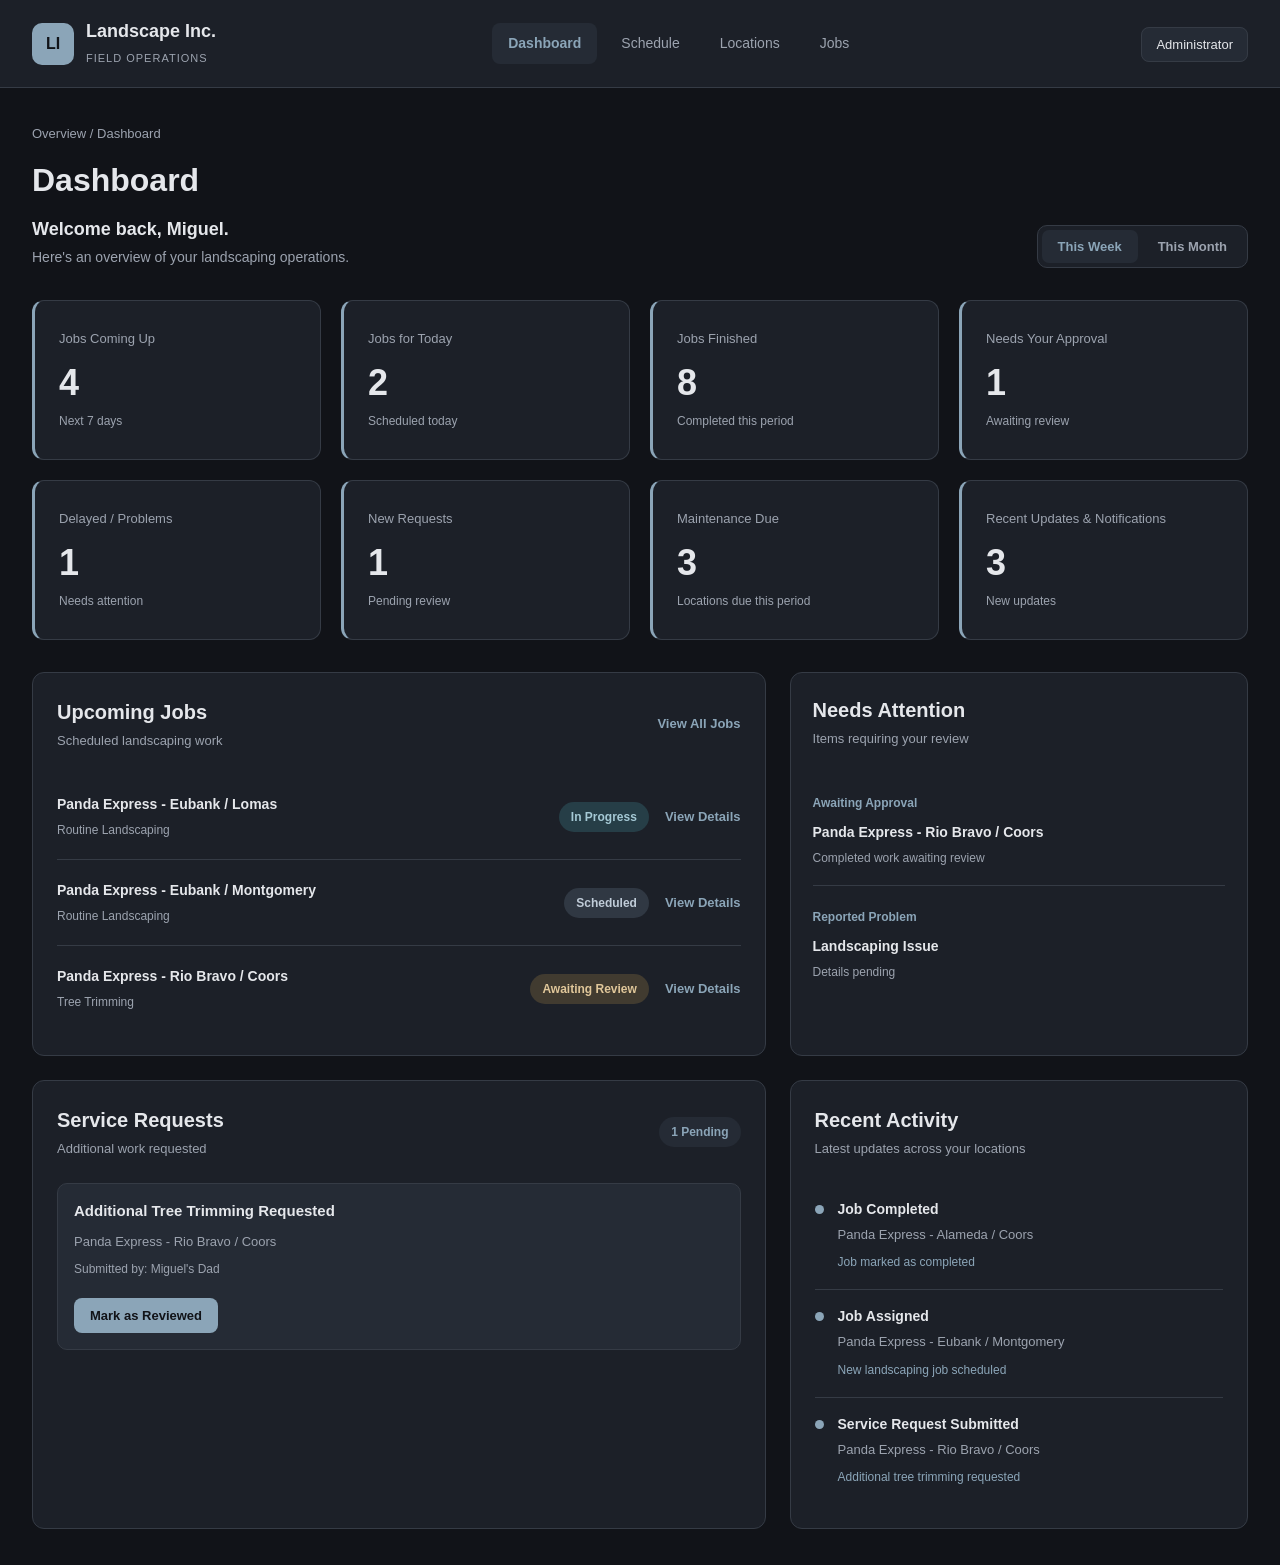
<file: Project Landscaping/index.html>
<!DOCTYPE html>
<html lang="en">

<head>
    <meta charset="UTF-8">
    <meta name="viewport" content="width=device-width, initial-scale=1.0">

    <title>Project Landscape Inc. | Dashboard</title>

    <!-- CSS -->
    <link rel="stylesheet" href="css/style.css">
</head>

<body>

    <!-- Dashboard content will go here -->
    <!-- Header -->
    <header class="site-header">

        <!-- Business Logo / Name -->
        <div class="brand">
            <div class="brand-logo">LI</div>

            <div class="brand-text">
                <h1>Landscape Inc.</h1>
                <span>Field Operations</span>
            </div>
        </div>

        <!-- Navigation -->
        <nav class="main-nav" aria-label="Main navigation">
            <a href="#" class="nav-link active" aria-current="page">
                Dashboard
            </a>

            <a href="schedule.html" class="nav-link">
                Schedule
            </a>

            <a href="#" class="nav-link">
                Locations
            </a>

            <a href="jobs.html" class="nav-link">Jobs</a>
        </nav>

        <!-- Administrator Profile -->
        <div class="header-actions">
            <span class="admin-label">Administrator</span>
        </div>

    </header>
    <!-- Main Dashboard -->
    <main class="dashboard">

        <!-- Dashboard Heading -->
        <section class="dashboard-header">

            <!-- Dashboard Time Filter -->
            <div class="dashboard-filters" role="group" aria-label="Dashboard time period">

                <button type="button" class="filter-button active" data-period="week" aria-pressed="true">
                    This Week
                </button>

                <button type="button" class="filter-button" data-period="month" aria-pressed="false">
                    This Month
                </button>

            </div>

            <div class="dashboard-heading">
                <p class="breadcrumb">Overview / Dashboard</p>

                <h2>Dashboard</h2>

                <p class="welcome-message">
                    Welcome back, Miguel.
                </p>

                <p class="dashboard-description">
                    Here's an overview of your landscaping operations.
                </p>
            </div>

        </section>

        <!-- Dashboard Summary Cards -->
        <section class="dashboard-stats" aria-label="Dashboard statistics">

            <!-- Jobs Coming Up -->
            <article class="stat-card">
                <p class="stat-label">Jobs Coming Up</p>
                <h3 class="stat-number" id="jobsComingUp">4</h3>
                <p class="stat-description">Next 7 days</p>
            </article>

            <!-- Jobs for Today -->
            <article class="stat-card">
                <p class="stat-label">Jobs for Today</p>
                <h3 class="stat-number" id="jobsToday">2</h3>
                <p class="stat-description">Scheduled today</p>
            </article>

            <!-- Jobs Finished -->
            <article class="stat-card">
                <p class="stat-label">Jobs Finished</p>
                <h3 class="stat-number" id="jobsFinished">8</h3>
                <p class="stat-description">Completed this period</p>
            </article>

            <!-- Needs Approval -->
            <article class="stat-card">
                <p class="stat-label">Needs Your Approval</p>
                <h3 class="stat-number" id="needsApproval">1</h3>
                <p class="stat-description">Awaiting review</p>
            </article>

            <!-- Delayed Jobs -->
            <article class="stat-card">
                <p class="stat-label">Delayed / Problems</p>
                <h3 class="stat-number" id="delayedJobs">1</h3>
                <p class="stat-description">Needs attention</p>
            </article>

            <!-- New Requests -->
            <!-- New Requests -->
            <article class="stat-card">
                <p class="stat-label">New Requests</p>
                <h3 class="stat-number" id="newRequestsCount">1</h3>
                <p class="stat-description">Pending review</p>
            </article>

            <!-- Maintenance Due -->
            <article class="stat-card">
                <p class="stat-label">Maintenance Due</p>
                <h3 class="stat-number" id="maintenanceDue">3</h3>
                <p class="stat-description">Locations due this period</p>
            </article>

            <!-- Recent Updates -->
            <article class="stat-card">
                <p class="stat-label">Recent Updates & Notifications</p>
                <h3 class="stat-number" id="recentUpdates">3</h3>
                <p class="stat-description">New updates</p>
            </article>

        </section>
        <!-- Dashboard Panels -->
        <div class="dashboard-panels dashboard-panels-updated">
                <!-- Upcoming Jobs -->
                <section class="upcoming-jobs">

                    <div class="section-header">
                        <div>
                            <h3>Upcoming Jobs</h3>
                            <p>Scheduled landscaping work</p>
                        </div>

                        <a href="jobs.html" class="view-all">View All Jobs</a>
                    </div>

                    <div class="jobs-list">

                        <!-- Job 1 -->
                        <article class="job-item">
                            <div class="job-info">
                                <h4>Panda Express - Eubank / Lomas</h4>
                                <p>Routine Landscaping</p>
                            </div>

                            <span class="job-status in-progress">
                                In Progress
                            </span>

                            <a href="#" class="job-link">View Details</a>
                        </article>

                        <!-- Job 2 -->
                        <article class="job-item">
                            <div class="job-info">
                                <h4>Panda Express - Eubank / Montgomery</h4>
                                <p>Routine Landscaping</p>
                            </div>

                            <span class="job-status scheduled">
                                Scheduled
                            </span>

                            <a href="#" class="job-link">View Details</a>
                        </article>

                        <!-- Job 3 -->
                        <article class="job-item">
                            <div class="job-info">
                                <h4>Panda Express - Rio Bravo / Coors</h4>
                                <p>Tree Trimming</p>
                            </div>

                            <span class="job-status awaiting-review">
                                Awaiting Review
                            </span>

                            <a href="#" class="job-link">View Details</a>
                        </article>

                    </div>

                </section>

                

            <!-- Needs Attention: view-only dashboard summary -->
            <section class="needs-attention">
                <div class="section-header">
                    <div>
                        <h3>Needs Attention</h3>
                        <p>Items requiring your review</p>
                    </div>
                </div>
                <div class="attention-item">
                    <span class="attention-label">Awaiting Approval</span>
                    <h4>Panda Express - Rio Bravo / Coors</h4>
                    <p>Completed work awaiting review</p>
                </div>
                <div class="attention-item">
                    <span class="attention-label">Reported Problem</span>
                    <h4>Landscaping Issue</h4>
                    <p>Details pending</p>
                </div>
            </section>
            <!-- Service Requests -->
            <section class="service-requests">

                <!-- Section Heading -->
                <div class="section-header">
                    <div>
                        <h3>Service Requests</h3>
                        <p>Additional work requested</p>
                    </div>

                    <span class="request-count" id="requestCount">
                        1 Pending
                    </span>
                </div>

                <!-- Request Details -->
                <article class="request-item">

                    <h4>Additional Tree Trimming Requested</h4>

                    <p class="request-location">
                        Panda Express - Rio Bravo / Coors
                    </p>

                    <p class="request-submitted">
                        Submitted by: Miguel's Dad
                    </p>

                    <button type="button" class="review-button" id="reviewButton">
                        Mark as Reviewed
                    </button>

                </article>

            </section>

            <!-- Recent Activity -->
            <section class="recent-activity">

                <!-- Section Heading -->
                <div class="section-header">
                    <div>
                        <h3>Recent Activity</h3>
                        <p>Latest updates across your locations</p>
                    </div>
                </div>

                <!-- Activity List -->
                <div class="activity-list">

                    <!-- Activity 1 -->
                    <article class="activity-item">
                        <div class="activity-dot"></div>

                        <div class="activity-info">
                            <h4>Job Completed</h4>
                            <p>Panda Express - Alameda / Coors</p>
                            <span>Job marked as completed</span>
                        </div>
                    </article>

                    <!-- Activity 2 -->
                    <article class="activity-item">
                        <div class="activity-dot"></div>

                        <div class="activity-info">
                            <h4>Job Assigned</h4>
                            <p>Panda Express - Eubank / Montgomery</p>
                            <span>New landscaping job scheduled</span>
                        </div>
                    </article>

                    <!-- Activity 3 -->
                    <article class="activity-item">
                        <div class="activity-dot"></div>

                        <div class="activity-info">
                            <h4>Service Request Submitted</h4>
                            <p>Panda Express - Rio Bravo / Coors</p>
                            <span>Additional tree trimming requested</span>
                        </div>
                    </article>

                </div>

            </section>

        </div>
        <!-- End Dashboard Panels -->

                <!-- Job Details Modal -->
                <div class="modal-overlay" id="jobModal" hidden>

                    <div class="job-modal" role="dialog" aria-modal="true" aria-labelledby="jobModalTitle">

                        <div class="modal-header">
                            <h3 id="jobModalTitle">Job Details</h3>

                            <button type="button" class="modal-close" id="closeJobModal" aria-label="Close job details">
                                &times;
                            </button>
                        </div>

                        <div class="modal-body">

                            <!-- Job Overview -->
                            <h4 id="modalJobLocation"></h4>
                            <p id="modalJobType"></p>
                            <p id="modalJobStatus"></p>

                            <!-- Job Instructions -->
                            <div class="job-detail-section">
                                <h4>Job Instructions</h4>

                                <p id="modalJobInstructions">
                                    Instructions will appear here.
                                </p>
                            </div>

                            <!-- Job Assignment -->
                            <div class="job-detail-section">
                                <h4>Assigned To</h4>

                                <p id="modalJobAssignment">
                                    Assignment information will appear here.
                                </p>
                            </div>

                            <div class="job-detail-section">
                                <h4>Job Photos</h4>

                                <div class="job-photos">
                                <div class="photo-box">
                                    <h5>Before</h5>

                                    <img id="beforePhotoPreview" class="photo-preview" alt="Before job photo" hidden>

                                    <p id="beforePhotoPlaceholder">No photo available</p>
                                </div>

                                <div class="photo-box">
                                    <h5>After</h5>

                                    <img id="afterPhotoPreview" class="photo-preview" alt="After job photo" hidden>

                                    <p id="afterPhotoPlaceholder">No photo available</p>
                                </div>
                                </div>
                            </div>
                        </div>

                    </div>
                </div>



    </main>

    <!-- JavaScript -->
    <script src="js/script.js"></script>
</body>

</html>
</file>
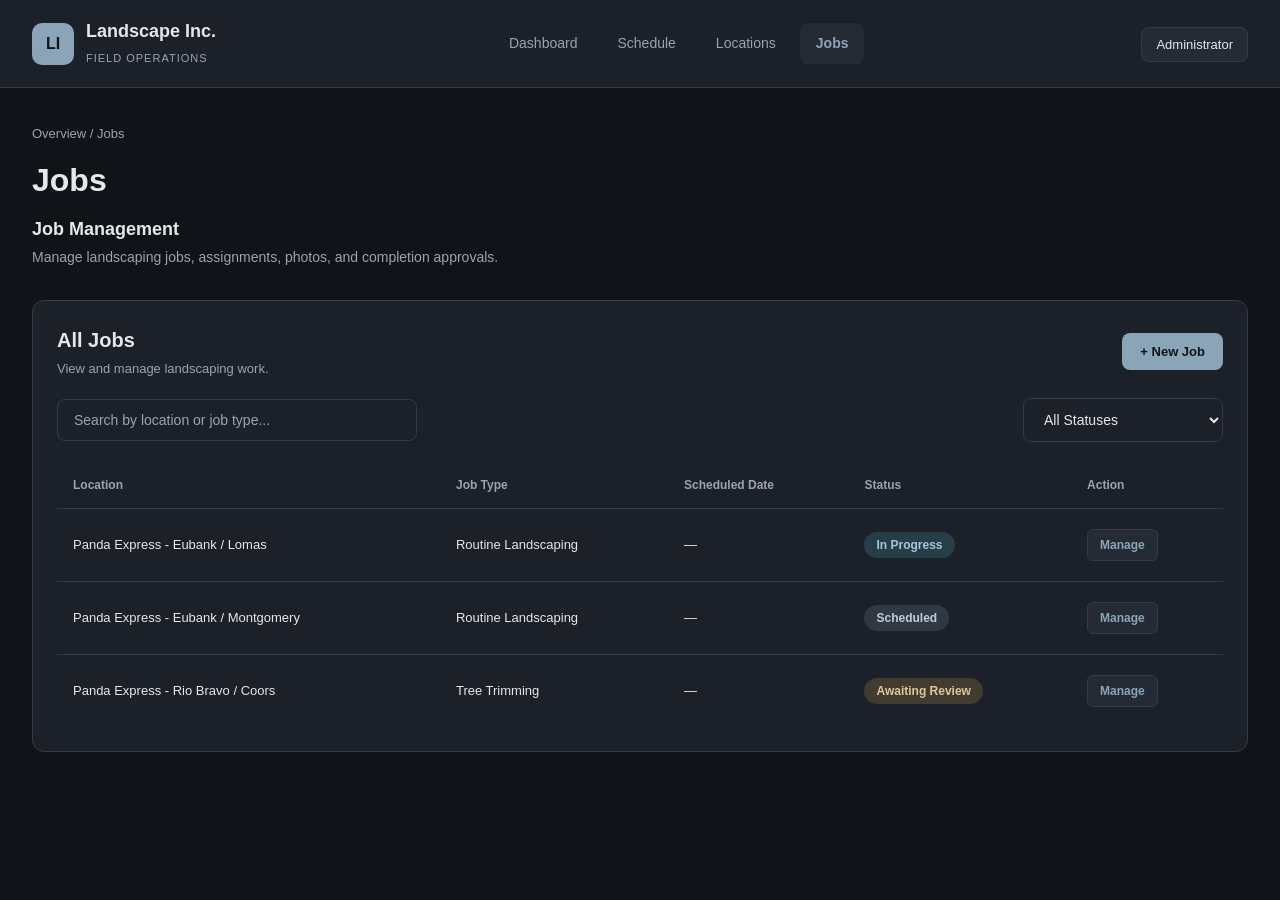
<file: Project Landscaping/jobs.html>
<!DOCTYPE html>
<html lang="en">

<head>
    <meta charset="UTF-8">
    <meta name="viewport" content="width=device-width, initial-scale=1.0">

    <title>Jobs | Landscape Inc.</title>
    <link rel="stylesheet" href="css/style.css">
</head>

<body>

    <!-- Header -->
    <header class="site-header">

        <div class="brand">
            <div class="brand-logo">LI</div>

            <div class="brand-text">
                <h1>Landscape Inc.</h1>
                <span>Field Operations</span>
            </div>
        </div>

        <nav class="main-nav" aria-label="Main navigation">
            <a href="index.html" class="nav-link">Dashboard</a>
            <a href="schedule.html" class="nav-link">Schedule</a>
            <a href="#" class="nav-link">Locations</a>
            <a href="jobs.html" class="nav-link active" aria-current="page">Jobs</a>
        </nav>

        <div class="header-actions">
            <span class="admin-label">Administrator</span>
        </div>

    </header>

    <!-- Jobs Page -->
    <main class="dashboard">

        <section class="dashboard-header">

            <div class="dashboard-heading">
                <p class="breadcrumb">Overview / Jobs</p>

                <h2>Jobs</h2>

                <p class="welcome-message">
                    Job Management
                </p>

                <p class="dashboard-description">
                    Manage landscaping jobs, assignments,
                    photos, and completion approvals.
                </p>
            </div>

        </section>
        <!-- JOB MANAGEMENT -->

        <section class="jobs-management">

            <div class="jobs-toolbar">
                <div>
                    <h3>All Jobs</h3>
                    <p>View and manage landscaping work.</p>
                </div>

                <button type="button" class="new-job-button">
                    + New Job
                </button>
            </div>
            <!-- JOB SEARCH & FILTER -->
<div class="jobs-toolbar">
    <input
        type="search"
        id="jobSearch"
        class="job-search"
        placeholder="Search by location or job type..."
        aria-label="Search jobs"
    >

    <select
        id="jobStatusFilter"
        class="job-status-filter"
        aria-label="Filter jobs by status"
    >
        <option value="all">All Statuses</option>
        <option value="Scheduled">Scheduled</option>
        <option value="In Progress">In Progress</option>
        <option value="Awaiting Review">Awaiting Review</option>
        <option value="Approved">Approved</option>
    </select>
</div>

            <div class="jobs-table-wrapper">
                <table class="jobs-table">

                    <thead>
                        <tr>
                            <th scope="col">Location</th>
                            <th scope="col">Job Type</th>
                            <th scope="col">Scheduled Date</th>
                            <th scope="col">Status</th>
                            <th scope="col">Action</th>
                        </tr>
                    </thead>

                    <tbody id="jobsTableBody">
                        <tr>
                            <td>Panda Express - Eubank / Lomas</td>
                            <td>Routine Landscaping</td>
                            <td>—</td>
                            <td><span class="job-status in-progress">In Progress</span></td>
                            <td><button type="button" class="manage-job-button">Manage</button></td>
                        </tr>

                        <tr>
                            <td>Panda Express - Eubank / Montgomery</td>
                            <td>Routine Landscaping</td>
                            <td>—</td>
                            <td><span class="job-status scheduled">Scheduled</span></td>
                            <td><button type="button" class="manage-job-button">Manage</button></td>
                        </tr>

                        <tr>
                            <td>Panda Express - Rio Bravo / Coors</td>
                            <td>Tree Trimming</td>
                            <td>—</td>
                            <td><span class="job-status awaiting-review">Awaiting Review</span></td>
                            <td><button type="button" class="manage-job-button">Manage</button></td>
                        </tr>
                    </tbody>

                </table>
            </div>

        </section>
        <!-- JOB MANAGEMENT MODAL -->
        <div class="modal-overlay" id="manageJobModal" hidden>

            <div class="job-modal" role="dialog" aria-modal="true" aria-labelledby="manageJobTitle">

                <div class="modal-header">
                    <h3 id="manageJobTitle">Manage Job</h3>

                    <button type="button" class="modal-close" id="closeManageJob" aria-label="Close job management">
                        &times;
                    </button>
                </div>

                <div class="modal-body">

                    <h4 id="manageJobLocation"></h4>

                    <p id="manageJobType"></p>

                    <p id="manageJobStatus"></p>
                    <div class="job-detail-section">

                        <h4>Update Job Status</h4>

                        <label for="jobStatusSelect">
                            Current Status
                        </label>

                        <select id="jobStatusSelect">
                            <option value="Scheduled">Scheduled</option>
                            <option value="In Progress">In Progress</option>
                            <option value="Awaiting Review">Awaiting Review</option>
                            <option value="Approved" disabled>Approved</option>
                        </select>

                        <button type="button" class="save-status-button" id="saveJobStatus">
                            Save Status
                        </button>

                        <p id="statusSaveMessage" class="status-save-message" role="status" aria-live="polite">
                        </p>

                    </div>

                    <div class="job-detail-section">
                        <h4>Job Instructions</h4>

                        <label for="jobInstructions">
                            Instructions for this job
                        </label>

                        <textarea id="jobInstructions" rows="5"
                            placeholder="Enter landscaping instructions..."></textarea>

                        <button type="button" class="save-instructions-button" id="saveJobInstructions">
                            Save Instructions
                        </button>

                        <p id="instructionsSaveMessage" class="instructions-save-message" role="status"
                            aria-live="polite"></p>
                    </div>

                    <div class="job-detail-section">
                        <h4>Assigned To</h4>

                        <label for="jobAssignee">
                            Person or Crew
                        </label>

                        <input type="text" id="jobAssignee" placeholder="Enter name or crew..." autocomplete="off">

                        <button type="button" class="save-assignment-button" id="saveJobAssignment">
                            Save Assignment
                        </button>

                        <p id="assignmentSaveMessage" class="assignment-save-message" role="status" aria-live="polite">
                        </p>
                        <!-- JOB PHOTOS -->
                        <div class="job-detail-section">

                            <h4>Job Photos</h4>

                            <div class="job-photo-group">
                                <label for="beforeJobPhoto">Before Photo</label>

                                <input type="file" id="beforeJobPhoto" accept="image/*">

                                <div class="job-photo-preview" id="beforePhotoPreview">
                                    No before photo selected
                                </div>
                            </div>

                            <div class="job-photo-group">
                                <label for="afterJobPhoto">After Photo</label>

                                <input type="file" id="afterJobPhoto" accept="image/*">

                                <div class="job-photo-preview" id="afterPhotoPreview">
                                    No after photo selected
                                </div>
                            </div>

                            <p class="photo-help-text">
                                Photos are previewed locally for now.
                                Permanent uploads will be added later.
                            </p>

                        </div>
                        <!-- JOB ISSUES -->
                        <div class="job-detail-section">

                            <h4>Issues Encountered</h4>

                            <label for="jobIssue">
                                Issue Description
                            </label>

                            <textarea id="jobIssue" rows="4"
                                placeholder="Describe any problems encountered..."></textarea>

                            <label for="jobIssueStatus">
                                Issue Status
                            </label>

                            <select id="jobIssueStatus">
                                <option value="none">No Issues</option>
                                <option value="open">Open</option>
                                <option value="resolved">Resolved</option>
                            </select>

                            <button type="button" class="save-issue-button" id="saveJobIssue">
                                Save Issue
                            </button>

                            <p id="issueSaveMessage" class="issue-save-message" role="status" aria-live="polite">
                            </p>

                        </div>

                        <!-- JOB COMPLETION APPROVAL -->
                        <div class="job-detail-section">

                            <h4>Completion Approval</h4>

                            <p class="approval-description" id="approvalDescription">
                                Review the completed work before approving this job.
                            </p>

                            <button type="button" class="approve-job-button" id="approveJobButton">
                                Approve Completed Job
                            </button>

                            <p id="approvalMessage" class="approval-message" role="status" aria-live="polite">
                            </p>

                        </div>
                    </div>

                </div>

            </div>

        </div>
        <!-- NEW JOB MODAL -->
        <div class="modal-overlay" id="newJobModal" hidden>

            <div class="job-modal" role="dialog" aria-modal="true" aria-labelledby="newJobTitle">

                <div class="modal-header">
                    <h3 id="newJobTitle">Create New Job</h3>

                    <button type="button" class="modal-close" id="closeNewJob" aria-label="Close new job form">
                        &times;
                    </button>
                </div>

                <div class="modal-body">

                    <form id="newJobForm">

                        <div class="job-form-group">
                            <label for="newJobLocation">Location</label>

                            <select id="newJobLocation" required>
                                <option value="">Select a location</option>
                                <option value="Eubank / Lomas">Eubank / Lomas</option>
                                <option value="Eubank / Montgomery">Eubank / Montgomery</option>
                                <option value="Montaño / I-25">Montaño / I-25</option>
                                <option value="Paseo del Norte / San Mateo">Paseo del Norte / San Mateo</option>
                                <option value="Bernalillo">Bernalillo</option>
                                <option value="98th / Coors">98th / Coors</option>
                                <option value="Rio Bravo / Coors">Rio Bravo / Coors</option>
                                <option value="Alameda / Coors">Alameda / Coors</option>
                                <option value="Orilla / Coors">Orilla / Coors</option>
                                <option value="Gibson">Gibson</option>
                                <option value="Los Lunas">Los Lunas</option>
                                <option value="Rio Rancho">Rio Rancho</option>
                            </select>
                        </div>

                        <div class="job-form-group">
                            <label for="newJobType">Job Type</label>

                            <input type="text" id="newJobType" placeholder="e.g. Routine Landscaping" required>
                        </div>

                        <div class="job-form-group">
                            <label for="newJobDate">Scheduled Date</label>

                            <input type="date" id="newJobDate" required>
                        </div>

                        <div class="job-form-group">
                            <label for="newJobInstructions">Job Instructions</label>

                            <textarea id="newJobInstructions" rows="4"
                                placeholder="Enter instructions for this job..."></textarea>
                        </div>

                        <button type="submit" class="new-job-submit">
                            Create Job
                        </button>

                    </form>

                </div>

            </div>

        </div>
        <!-- EDIT JOB MODAL -->
        <div id="editJobModal" class="job-modal" hidden>
            <div class="modal-content">

                <div class="modal-header">
                    <h2>Edit Job</h2>

                    <button type="button" id="closeEditJob" class="close-modal"
                        aria-label="Close Edit Job">&times;</button>
                </div>

                <div class="modal-body">
                    <form id="editJobForm">

                        <div class="form-group">
                            <label for="editJobLocation">
                                Location
                            </label>

                            <select id="editJobLocation" required>
                                <option value="">Select location</option>
                                <option value="Eubank / Lomas">Eubank / Lomas</option>
                                <option value="Eubank / Montgomery">Eubank / Montgomery</option>
                                <option value="Montaño / I-25">Montaño / I-25</option>
                                <option value="Paseo del Norte / San Mateo">Paseo del Norte / San Mateo</option>
                                <option value="Bernalillo">Bernalillo</option>
                                <option value="98th / Coors">98th / Coors</option>
                                <option value="Rio Bravo / Coors">Rio Bravo / Coors</option>
                                <option value="Alameda / Coors">Alameda / Coors</option>
                                <option value="Orilla / Coors">Orilla / Coors</option>
                                <option value="Gibson">Gibson</option>
                                <option value="Los Lunas">Los Lunas</option>
                                <option value="Rio Rancho">Rio Rancho</option>
                            </select>
                        </div>

                        <div class="edit-job-fields">

                            <div class="form-group">
                                <label for="editJobType">Job Type</label>
                                <input type="text" id="editJobType" required>
                            </div>

                            <div class="form-group">
                                <label for="editJobDate">Scheduled Date</label>
                                <input type="date" id="editJobDate" required>
                            </div>

                        </div>

                        <div class="edit-job-actions">
                            <button type="button" id="cancelEditJob">
                                Cancel
                            </button>

                            <button type="submit" class="primary-button">
                                Save Changes
                            </button>
                        </div>



                    </form>
                </div>

            </div>
        </div>
    </main>
    <script src="js/jobs.js"></script>

</body>

</html>
</file>
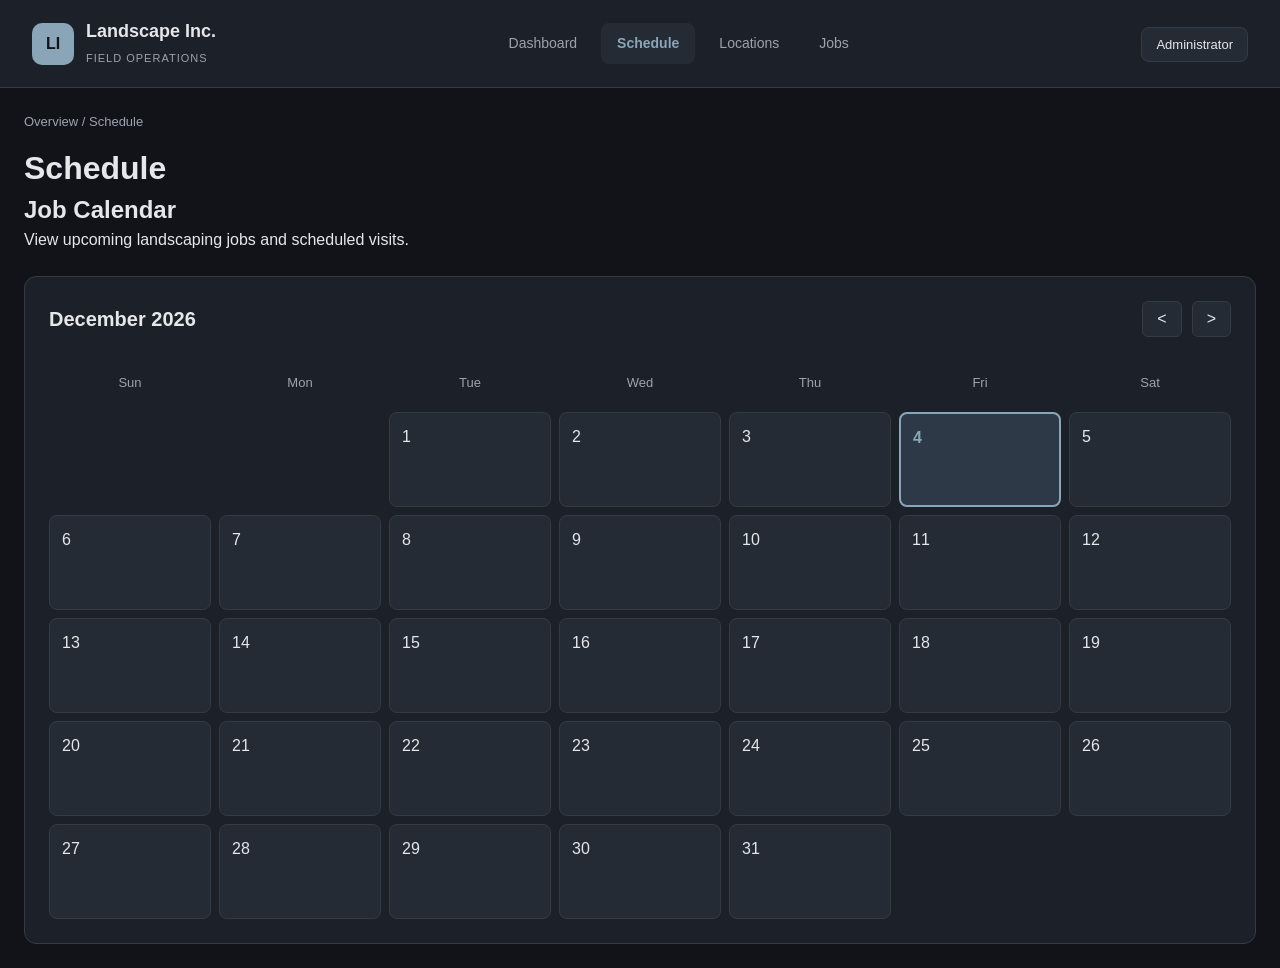
<file: Project Landscaping/schedule.html>
<!DOCTYPE html>
<html lang="en">

<head>
    <meta charset="UTF-8">
    <meta name="viewport" content="width=device-width, initial-scale=1.0">

    <title>Schedule | Landscape Inc.</title>

    <link rel="stylesheet" href="css/style.css">
</head>

<body>

    <!-- Header -->
    <header class="site-header">

        <div class="brand">
            <div class="brand-logo">LI</div>

            <div class="brand-text">
                <h1>Landscape Inc.</h1>
                <span>Field Operations</span>
            </div>
        </div>

        <nav class="main-nav" aria-label="Main navigation">
    <a href="index.html" class="nav-link">Dashboard</a>

    <a href="schedule.html"
       class="nav-link active"
       aria-current="page">Schedule</a>

    <a href="locations.html" class="nav-link">Locations</a>

    <a href="jobs.html" class="nav-link">Jobs</a>
</nav>

        <div class="header-actions">
            <span class="admin-label">Administrator</span>
        </div>

    </header>

    <!-- SCHEDULE CONTENT -->
    <main class="page-content">

        <div class="page-heading">
            <p class="breadcrumb">Overview / Schedule</p>

            <h1>Schedule</h1>

            <h2>Job Calendar</h2>

            <p>View upcoming landscaping jobs and scheduled visits.</p>
        </div>

        <!-- SCHEDULE CALENDAR -->
        <section class="schedule-calendar">

            <div class="calendar-header">
                <h3 id="calendarMonth">November 2026</h3>

                <div class="calendar-navigation">
                    <button type="button" id="prevMonth" aria-label="Previous month">
                        &lt;
                    </button>

                    <button type="button" id="nextMonth" aria-label="Next month">
                        &gt;
                    </button>
                </div>
            </div>

            <div class="calendar-weekdays">
                <span>Sun</span>
                <span>Mon</span>
                <span>Tue</span>
                <span>Wed</span>
                <span>Thu</span>
                <span>Fri</span>
                <span>Sat</span>
            </div>

            <div class="calendar-grid" id="calendarGrid">
                <!-- JavaScript will generate the dates here -->
            </div>

        </section>
<!-- CALENDAR JOB DETAILS MODAL -->
<div id="calendarJobModal" class="calendar-job-modal" hidden>

    <div class="calendar-job-modal-content"
         role="dialog"
         aria-modal="true"
         aria-labelledby="calendarJobModalTitle">

        <div class="calendar-job-modal-header">
            <h3 id="calendarJobModalTitle">Job Details</h3>

            <button
                type="button"
                id="closeCalendarJob"
                aria-label="Close job details">
                &times;
            </button>
        </div>

        <div class="calendar-job-details">
            <div class="calendar-detail">
                <span>Location</span>
                <p id="calendarJobLocation">—</p>
            </div>

            <div class="calendar-detail">
                <span>Job Type</span>
                <p id="calendarJobType">—</p>
            </div>

            <div class="calendar-detail">
                <span>Scheduled Date</span>
                <p id="calendarJobDate">—</p>
            </div>

            <div class="calendar-detail">
                <span>Status</span>
                <p id="calendarJobStatus">—</p>
            </div>
        </div>

    </div>
</div>

    </main>

    <script src="js/schedule.js"></script>
</body>

</html>
</file>
<file: Project Landscaping/css/style.css>
/* =========================
   LANDSCAPE INC. - THEME
========================= */

:root {
    --bg-primary: #111318;
    --bg-secondary: #1C2028;
    --bg-hover: #252B35;

    --text-primary: #E5E7EB;
    --text-secondary: #9CA3AF;

    --accent: #8BA5B8;
    --border: #353B45;
}

/* =========================
   GLOBAL STYLES
========================= */

* {
    margin: 0;
    padding: 0;
    box-sizing: border-box;
}

body {
    background-color: var(--bg-primary);
    color: var(--text-primary);
    font-family: Arial, Helvetica, sans-serif;
    line-height: 1.5;
}

/* =========================
   TOP NAVIGATION
========================= */

.site-header {
    display: flex;
    align-items: center;
    justify-content: space-between;
    gap: 24px;

    padding: 18px 32px;

    background-color: var(--bg-secondary);
    border-bottom: 1px solid var(--border);
}

.brand {
    display: flex;
    align-items: center;
    gap: 12px;
}

.brand-logo {
    display: flex;
    align-items: center;
    justify-content: center;

    width: 42px;
    height: 42px;

    background-color: var(--accent);
    color: var(--bg-primary);

    border-radius: 10px;
    font-weight: bold;
}

.brand-text h1 {
    font-size: 18px;
    font-weight: 700;
}

.brand-text span {
    font-size: 11px;
    color: var(--text-secondary);
    text-transform: uppercase;
    letter-spacing: 1px;
}

.main-nav {
    display: flex;
    align-items: center;
    gap: 8px;
}

.nav-link {
    padding: 10px 16px;

    color: var(--text-secondary);
    text-decoration: none;
    font-size: 14px;
    font-weight: 500;

    border-radius: 8px;
    transition: 0.2s ease;
}

.nav-link:hover {
    background-color: var(--bg-hover);
    color: var(--text-primary);
}

.nav-link.active {
    background-color: var(--bg-hover);
    color: var(--accent);
    font-weight: 600;
}

.admin-label {
    padding: 9px 14px;

    background-color: var(--bg-hover);
    color: var(--text-primary);

    border: 1px solid var(--border);
    border-radius: 8px;

    font-size: 13px;
}

/* =========================
   SMALL SCREEN SUPPORT
========================= */

@media (max-width: 800px) {
    .site-header {
        flex-wrap: wrap;
        padding: 16px;
    }

    .main-nav {
        order: 3;
        width: 100%;
        overflow-x: auto;
    }

    .nav-link {
        white-space: nowrap;
    }
}

/* =========================
   DASHBOARD LAYOUT
========================= */

.dashboard {
    max-width: 1440px;
    margin: 0 auto;
    padding: 36px 32px;
}

/* Dashboard Heading */

.dashboard-header {
    margin-bottom: 32px;
}

.breadcrumb {
    color: var(--text-secondary);
    font-size: 13px;
    margin-bottom: 12px;
}

.dashboard-heading h2 {
    font-size: 32px;
    font-weight: 700;
    margin-bottom: 12px;
}

.welcome-message {
    font-size: 18px;
    font-weight: 600;
    margin-bottom: 4px;
}

.dashboard-description {
    color: var(--text-secondary);
    font-size: 14px;
}

/* Dashboard Statistics Container */

.dashboard-stats {
    display: grid;
    grid-template-columns: repeat(4, minmax(0, 1fr));
    gap: 20px;
}

/* Responsive Dashboard */

@media (max-width: 1000px) {
    .dashboard-stats {
        grid-template-columns: repeat(2, minmax(0, 1fr));
    }
}

@media (max-width: 600px) {
    .dashboard {
        padding: 24px 16px;
    }

    .dashboard-heading h2 {
        font-size: 26px;
    }

    .dashboard-stats {
        grid-template-columns: 1fr;
    }
}

/* =========================
   DASHBOARD STAT CARDS
========================= */

.stat-card {
    background-color: var(--bg-secondary);
    border: 1px solid var(--border);
    border-left: 3px solid var(--accent);
    border-radius: 12px;

    padding: 24px;
    min-height: 160px;

    display: flex;
    flex-direction: column;
    justify-content: center;

    transition: transform 0.2s ease,
                border-color 0.2s ease;
}

.stat-card:hover {
    transform: translateY(-3px);
    border-color: var(--accent);
}

.stat-label {
    color: var(--text-secondary);
    font-size: 13px;
    font-weight: 500;
    margin-bottom: 12px;
}

.stat-number {
    color: var(--text-primary);
    font-size: 36px;
    font-weight: 700;
    line-height: 1.2;
    margin-bottom: 8px;
}

.stat-description {
    color: var(--text-secondary);
    font-size: 12px;
}

/* =========================
   UPCOMING JOBS
========================= */

.upcoming-jobs {
    margin-top: 32px;
    padding: 24px;

    background-color: var(--bg-secondary);
    border: 1px solid var(--border);
    border-radius: 12px;
}

.section-header {
    display: flex;
    justify-content: space-between;
    align-items: center;
    gap: 16px;
    margin-bottom: 24px;
}

.section-header h3 {
    font-size: 20px;
    margin-bottom: 4px;
}

.section-header p {
    color: var(--text-secondary);
    font-size: 13px;
}

.view-all,
.job-link {
    color: var(--accent);
    text-decoration: none;
    font-size: 13px;
    font-weight: 600;
}

.view-all:hover,
.job-link:hover {
    text-decoration: underline;
}

/* Job Rows */

.job-item {
    display: flex;
    align-items: center;
    justify-content: space-between;
    gap: 16px;

    padding: 20px 0;
    border-bottom: 1px solid var(--border);
}

.job-item:last-child {
    border-bottom: none;
}

.job-info {
    flex: 1;
}

.job-info h4 {
    font-size: 14px;
    margin-bottom: 6px;
}

.job-info p {
    color: var(--text-secondary);
    font-size: 12px;
}

/* Job Status */

.job-status {
    padding: 6px 12px;
    border-radius: 20px;
    font-size: 12px;
    font-weight: 600;
    white-space: nowrap;
}

.in-progress {
    background-color: #263E47;
    color: #A5C9D5;
}

.scheduled {
    background-color: #303843;
    color: #C0CCD8;
}

.awaiting-review {
    background-color: #413B30;
    color: #E0C79A;
}

/* Responsive Jobs */

@media (max-width: 650px) {
    .section-header {
        align-items: flex-start;
        flex-direction: column;
    }

    .job-item {
        align-items: flex-start;
        flex-direction: column;
    }
}

/* =========================
   SERVICE REQUESTS
========================= */

.service-requests {
    margin-top: 24px;
    padding: 24px;

    background-color: var(--bg-secondary);
    border: 1px solid var(--border);
    border-radius: 12px;
}

/* Pending Request Badge */

.request-count {
    padding: 6px 12px;

    background-color: var(--bg-hover);
    color: var(--accent);

    border-radius: 20px;
    font-size: 12px;
    font-weight: 600;
    white-space: nowrap;
}

/* Request Information */

.request-item {
    padding: 16px;

    background-color: var(--bg-hover);
    border: 1px solid var(--border);
    border-radius: 10px;
}

.request-item h4 {
    font-size: 15px;
    margin-bottom: 10px;
}

.request-location {
    color: var(--text-secondary);
    font-size: 13px;
    margin-bottom: 8px;
}

.request-submitted {
    color: var(--text-secondary);
    font-size: 12px;
    margin-bottom: 20px;
}

/* Review Button */

.review-button {
    padding: 10px 16px;

    background-color: var(--accent);
    color: var(--bg-primary);

    border: none;
    border-radius: 8px;

    font-size: 13px;
    font-weight: 600;
    cursor: pointer;

    transition: background-color 0.2s ease;
}

.review-button:hover {
    background-color: #A5BCCA;
}

/* =========================
   RECENT ACTIVITY
========================= */

.recent-activity {
    margin-top: 24px;
    padding: 24px;

    background-color: var(--bg-secondary);
    border: 1px solid var(--border);
    border-radius: 12px;
}

/* Activity List */

.activity-list {
    display: flex;
    flex-direction: column;
}

.activity-item {
    display: flex;
    align-items: flex-start;
    gap: 14px;

    padding: 16px 0;
    border-bottom: 1px solid var(--border);
}

.activity-item:last-child {
    border-bottom: none;
}

/* Activity Indicator */

.activity-dot {
    width: 9px;
    height: 9px;
    min-width: 9px;

    margin-top: 6px;
    border-radius: 50%;

    background-color: var(--accent);
}

/* Activity Information */

.activity-info h4 {
    font-size: 14px;
    font-weight: 600;
    margin-bottom: 5px;
}

.activity-info p {
    color: var(--text-secondary);
    font-size: 13px;
    margin-bottom: 5px;
}

.activity-info span {
    color: var(--accent);
    font-size: 12px;
}

/* =========================
   DASHBOARD PANEL LAYOUT
========================= */

.dashboard-panels {
    display: grid;
    grid-template-columns: minmax(0, 1.6fr) minmax(0, 1fr);
    gap: 24px;

    margin-top: 32px;
}

.dashboard-left,
.dashboard-right {
    min-width: 0;
}

.dashboard-right {
    display: flex;
    flex-direction: column;
    gap: 24px;
}

/* Remove old spacing now that
   the grid controls the layout */

.dashboard-panels .upcoming-jobs,
.dashboard-panels .service-requests,
.dashboard-panels .recent-activity {
    margin-top: 0;
}

/* Make the left panel fill its column */

.dashboard-left .upcoming-jobs {
    height: 100%;
}

/* Tablet and Mobile Layout */

@media (max-width: 950px) {
    .dashboard-panels {
        grid-template-columns: 1fr;
    }
}

/* =========================
   REVIEWED REQUEST STATE
========================= */

.review-button.reviewed {
    background-color: var(--bg-hover);
    color: var(--text-secondary);

    border: 1px solid var(--border);
    cursor: not-allowed;
}

.review-button.reviewed:hover {
    background-color: var(--bg-hover);
}

/* =========================
   DASHBOARD TIME FILTER
========================= */

.dashboard-header {
    display: flex;
    justify-content: space-between;
    align-items: flex-end;
    gap: 20px;
}

.dashboard-filters {
    display: flex;
    gap: 4px;
    padding: 4px;

    background-color: var(--bg-secondary);
    border: 1px solid var(--border);
    border-radius: 10px;
}

.filter-button {
    padding: 9px 16px;

    background-color: transparent;
    color: var(--text-secondary);

    border: none;
    border-radius: 7px;

    font-size: 13px;
    font-weight: 600;
    white-space: nowrap;
    cursor: pointer;

    transition: background-color 0.2s ease,
                color 0.2s ease;
}

.filter-button:hover {
    color: var(--text-primary);
}

.filter-button.active {
    background-color: var(--bg-hover);
    color: var(--accent);
}

/* Mobile Layout */

@media (max-width: 650px) {
    .dashboard-header {
        flex-direction: column;
        align-items: flex-start;
    }
}

/* Fix Dashboard Header Alignment */

.dashboard-heading {
    order: 1;
}

.dashboard-filters {
    order: 2;
}

/* =========================
   JOB DETAILS MODAL
========================= */

/* Dark background overlay */

.modal-overlay {
    position: fixed;
    inset: 0;

    display: flex;
    align-items: center;
    justify-content: center;

    padding: 20px;

    background-color: rgba(0, 0, 0, 0.7);
    z-index: 1000;
}

/* Keep modal hidden until opened */

.modal-overlay[hidden] {
    display: none;
}

/* Modal Container */

.job-modal {
    width: 100%;
    max-width: 500px;

    background-color: var(--bg-secondary);
    border: 1px solid var(--border);
    border-radius: 14px;

    box-shadow: 0 20px 60px rgba(0, 0, 0, 0.4);
    overflow: hidden;
}

/* Modal Header */

.modal-header {
    display: flex;
    align-items: center;
    justify-content: space-between;

    padding: 20px 24px;
    border-bottom: 1px solid var(--border);
}

.modal-header h3 {
    font-size: 20px;
    color: var(--text-primary);
}

/* Close Button */

.modal-close {
    display: flex;
    align-items: center;
    justify-content: center;

    width: 34px;
    height: 34px;

    background-color: var(--bg-hover);
    color: var(--text-secondary);

    border: 1px solid var(--border);
    border-radius: 8px;

    font-size: 24px;
    cursor: pointer;

    transition: 0.2s ease;
}

.modal-close:hover {
    background-color: var(--border);
    color: var(--text-primary);
}

/* Modal Content */

.modal-body {
    padding: 24px;
}

.modal-body h4 {
    font-size: 18px;
    margin-bottom: 16px;
    color: var(--text-primary);
}

.modal-body p {
    font-size: 14px;
    color: var(--text-secondary);
    margin-bottom: 12px;
}

/* Mobile Support */

@media (max-width: 600px) {
    .job-modal {
        max-width: 100%;
    }

    .modal-header,
    .modal-body {
        padding: 18px;
    }
}

/* JOB PHOTOS */

.job-photos {
    display: grid;
    grid-template-columns: repeat(2, 1fr);
    gap: 15px;
    margin-top: 15px;
}

.photo-box {
    background-color: var(--bg-primary);
    border: 1px dashed var(--border);
    border-radius: 10px;
    padding: 25px 15px;
    text-align: center;
}

.photo-box h5 {
    color: var(--text-primary);
    font-size: 14px;
    margin-bottom: 10px;
}

.photo-box p {
    color: var(--text-secondary);
    font-size: 12px;
}

/* PHOTO UPLOAD */

.photo-preview {
    width: 100%;
    height: 130px;
    object-fit: cover;
    border-radius: 8px;
    margin-bottom: 12px;
}

.photo-preview[hidden] {
    display: none;
}

.photo-upload-button {
    display: inline-block;
    margin-top: 12px;
    padding: 8px 12px;
    background-color: var(--bg-hover);
    color: var(--text-primary);
    border: 1px solid var(--border);
    border-radius: 6px;
    font-size: 12px;
    cursor: pointer;
}

.photo-upload-button:hover {
    border-color: var(--accent);
}

/* =========================
   NEEDS ATTENTION
========================= */

.needs-attention {
    background-color: var(--bg-secondary);
    border: 1px solid var(--border);
    border-radius: 12px;
    padding: 22px;
    min-width: 0;
}

.attention-item {
    padding: 18px 0;
    border-bottom: 1px solid var(--border);
}

.attention-item:last-child {
    border-bottom: none;
    padding-bottom: 0;
}

.attention-label {
    display: inline-block;
    color: var(--accent);
    font-size: 12px;
    font-weight: 600;
    margin-bottom: 10px;
}

.attention-item h4 {
    color: var(--text-primary);
    font-size: 14px;
    margin-bottom: 6px;
}

.attention-item p {
    color: var(--text-secondary);
    font-size: 12px;
}

/* =========================
   RESPONSIVE DASHBOARD WIDTH
   ========================= */

.dashboard {
    width: 100%;
    max-width: 2400px;
    margin-inline: auto;
    padding-inline: clamp(16px, 2.5vw, 48px);
}

/* Prevent content from overflowing grid columns */
.dashboard-panels,
.dashboard-left,
.dashboard-right,
.stat-card {
    min-width: 0;
}

/* Large desktop and ultrawide */
@media (min-width: 1800px) {
    .dashboard-stats {
        gap: 24px;
    }
}

/* Tablets */
@media (max-width: 1000px) {
    .dashboard-stats {
        grid-template-columns: repeat(2, minmax(0, 1fr));
    }

    .dashboard-panels {
        grid-template-columns: 1fr;
    }
}

/* Phones */
@media (max-width: 600px) {
    .dashboard {
        padding: 20px 16px;
    }

    .dashboard-stats {
        grid-template-columns: 1fr;
        gap: 14px;
    }

    .stat-card {
        min-height: 120px;
    }

    .modal-overlay {
        padding: 12px;
    }

    .job-modal {
        max-height: calc(100dvh - 24px);
        overflow-y: auto;
    }
}

/* =========================
   JOBS MANAGEMENT PAGE
========================= */

.jobs-management {
    background-color: var(--bg-secondary);
    border: 1px solid var(--border);
    border-radius: 12px;
    padding: 24px;
    margin-top: 32px;
    min-width: 0;
}

.jobs-toolbar {
    display: flex;
    justify-content: space-between;
    align-items: center;
    gap: 20px;
    margin-bottom: 24px;
}

.jobs-toolbar h3 {
    font-size: 20px;
    color: var(--text-primary);
}

.jobs-toolbar p {
    font-size: 13px;
    color: var(--text-secondary);
    margin-top: 4px;
}

.new-job-button {
    padding: 11px 18px;
    background-color: var(--accent);
    color: var(--bg-primary);
    border: none;
    border-radius: 8px;
    font-size: 13px;
    font-weight: 600;
    cursor: pointer;
}

.new-job-button:hover {
    background-color: #A5BCCA;
}

.jobs-table-wrapper {
    width: 100%;
    overflow-x: auto;
}

.jobs-table {
    width: 100%;
    border-collapse: collapse;
    text-align: left;
    min-width: 650px;
}

.jobs-table th {
    padding: 14px 16px;
    color: var(--text-secondary);
    font-size: 12px;
    font-weight: 600;
    border-bottom: 1px solid var(--border);
}

.jobs-table td {
    padding: 20px 16px;
    color: var(--text-primary);
    font-size: 13px;
    border-bottom: 1px solid var(--border);
}

.jobs-table tbody tr:last-child td {
    border-bottom: none;
}

.jobs-table tbody tr:hover {
    background-color: var(--bg-hover);
}

.manage-job-button {
    padding: 8px 12px;
    background-color: var(--bg-hover);
    color: var(--accent);
    border: 1px solid var(--border);
    border-radius: 6px;
    font-size: 12px;
    font-weight: 600;
    cursor: pointer;
}

.manage-job-button:hover {
    border-color: var(--accent);
}

@media (max-width: 650px) {
    .jobs-management {
        padding: 16px;
    }

    .jobs-toolbar {
        align-items: flex-start;
        flex-direction: column;
    }
}

/* =========================
   EDITABLE JOB INSTRUCTIONS
========================= */

#jobInstructions {
    width: 100%;
    min-height: 120px;
    margin-top: 10px;
    padding: 14px;
    background: var(--bg-primary);
    color: var(--text-primary);
    border: 1px solid var(--border);
    border-radius: 8px;
    font: inherit;
    resize: vertical;
    box-sizing: border-box;
}

#jobInstructions:focus {
    outline: 2px solid var(--accent);
    outline-offset: 2px;
}

.save-instructions-button {
    margin-top: 14px;
    padding: 10px 16px;
    background: var(--accent);
    color: var(--bg-primary);
    border: none;
    border-radius: 8px;
    font-weight: 600;
    cursor: pointer;
}

.save-instructions-button:hover {
    background: #A5BCCA;
}

.instructions-save-message {
    margin-top: 10px;
    color: var(--accent);
    font-size: 13px;
}

/* =========================
   JOB ASSIGNMENTS
========================= */

#jobAssignee {
    width: 100%;
    margin-top: 10px;
    padding: 14px;
    background: var(--bg-primary);
    color: var(--text-primary);
    border: 1px solid var(--border);
    border-radius: 8px;
    font: inherit;
    box-sizing: border-box;
}

#jobAssignee:focus {
    outline: 2px solid var(--accent);
    outline-offset: 2px;
}

.save-assignment-button {
    margin-top: 14px;
    padding: 10px 16px;
    background: var(--accent);
    color: var(--bg-primary);
    border: none;
    border-radius: 8px;
    font-weight: 600;
    cursor: pointer;
}

.save-assignment-button:hover {
    background: #A5BCCA;
}

.assignment-save-message {
    margin-top: 10px;
    color: var(--accent);
    font-size: 13px;
}

/* =========================
   JOB PHOTO UPLOADS
========================= */

.job-photo-group {
    margin-top: 18px;
}

.job-photo-group label {
    display: block;
    margin-bottom: 10px;
    color: var(--text-primary);
    font-size: 13px;
    font-weight: 600;
}

.job-photo-group input[type="file"] {
    display: block;
    width: 100%;
    max-width: 100%;
    color: var(--text-secondary);
    font-size: 12px;
}

.job-photo-preview {
    display: flex;
    align-items: center;
    justify-content: center;
    min-height: 140px;
    margin-top: 12px;
    padding: 12px;
    background: var(--bg-primary);
    border: 1px dashed var(--border);
    border-radius: 10px;
    color: var(--text-secondary);
    font-size: 12px;
    text-align: center;
    overflow: hidden;
}

.job-photo-preview img {
    display: block;
    max-width: 100%;
    max-height: 240px;
    width: auto;
    height: auto;
    object-fit: contain;
    border-radius: 6px;
}

.photo-help-text {
    margin-top: 16px;
    color: var(--text-secondary);
    font-size: 12px;
    line-height: 1.6;
}

@media (max-width: 650px) {
    .job-photo-preview {
        min-height: 110px;
    }
}

/* =========================
   JOB MODAL SCROLL FIX
========================= */

#manageJobModal .job-modal {
    display: flex;
    flex-direction: column;

    max-height: calc(100dvh - 40px);
    overflow: hidden;
}

#manageJobModal .modal-header {
    flex-shrink: 0;
}

#manageJobModal .modal-body {
    flex: 1;
    min-height: 0;
    overflow-y: auto;
    overscroll-behavior: contain;
}

@media (max-width: 650px) {
    #manageJobModal {
        padding: 12px;
    }

    #manageJobModal .job-modal {
        max-height: calc(100dvh - 24px);
    }
}

/* =========================
   JOB ISSUE REPORTING
========================= */

#jobIssue,
#jobIssueStatus {
    display: block;
    width: 100%;
    margin-top: 10px;
    margin-bottom: 16px;
    padding: 14px;
    background: var(--bg-primary);
    color: var(--text-primary);
    border: 1px solid var(--border);
    border-radius: 8px;
    font: inherit;
    box-sizing: border-box;
}

#jobIssue {
    resize: vertical;
    min-height: 100px;
}

#jobIssue:focus,
#jobIssueStatus:focus {
    outline: 2px solid var(--accent);
    outline-offset: 2px;
}

.save-issue-button {
    padding: 10px 16px;
    background: var(--accent);
    color: var(--bg-primary);
    border: none;
    border-radius: 8px;
    font-weight: 600;
    cursor: pointer;
}

.save-issue-button:hover {
    background: #A5BCCA;
}

.issue-save-message {
    margin-top: 10px;
    color: var(--accent);
    font-size: 13px;
}

/* =========================
   JOB COMPLETION APPROVAL
========================= */

.approval-description {
    color: var(--text-secondary);
    font-size: 13px;
    line-height: 1.6;
    margin: 12px 0;
}

.approve-job-button {
    padding: 11px 18px;
    background: var(--accent);
    color: var(--bg-primary);
    border: none;
    border-radius: 8px;
    font-weight: 600;
    cursor: pointer;
}

.approve-job-button:hover:not(:disabled) {
    background: #A5BCCA;
}

.approve-job-button:disabled {
    opacity: 0.45;
    cursor: not-allowed;
}

.approval-message {
    margin-top: 12px;
    color: var(--accent);
    font-size: 13px;
}

/* =========================
   JOB STATUS MANAGEMENT
========================= */

#jobStatusSelect {
    display: block;
    width: 100%;
    margin-top: 10px;
    margin-bottom: 14px;
    padding: 14px;
    background: var(--bg-primary);
    color: var(--text-primary);
    border: 1px solid var(--border);
    border-radius: 8px;
    font: inherit;
}

#jobStatusSelect:focus {
    outline: 2px solid var(--accent);
    outline-offset: 2px;
}

.save-status-button {
    padding: 10px 16px;
    background: var(--accent);
    color: var(--bg-primary);
    border: none;
    border-radius: 8px;
    font-weight: 600;
    cursor: pointer;
}

.save-status-button:hover:not(:disabled) {
    background: #A5BCCA;
}

.save-status-button:disabled {
    opacity: 0.45;
    cursor: not-allowed;
}

.status-save-message {
    margin-top: 10px;
    color: var(--accent);
    font-size: 13px;
}

/* =========================
   NEW JOB FORM
========================= */

#newJobModal .job-modal {
    display: flex;
    flex-direction: column;
    max-height: calc(100dvh - 40px);
    overflow: hidden;
}

#newJobModal .modal-header {
    flex-shrink: 0;
}

#newJobModal .modal-body {
    flex: 1;
    min-height: 0;
    overflow-y: auto;
}

.job-form-group {
    margin-bottom: 20px;
}

.job-form-group label {
    display: block;
    margin-bottom: 8px;
    color: var(--text-primary);
    font-size: 13px;
    font-weight: 600;
}

.job-form-group input,
.job-form-group select,
.job-form-group textarea {
    width: 100%;
    padding: 13px;
    background: var(--bg-primary);
    color: var(--text-primary);
    border: 1px solid var(--border);
    border-radius: 8px;
    font: inherit;
    box-sizing: border-box;
}

.job-form-group textarea {
    resize: vertical;
}

.job-form-group input:focus,
.job-form-group select:focus,
.job-form-group textarea:focus {
    outline: 2px solid var(--accent);
    outline-offset: 2px;
}

.new-job-submit {
    width: 100%;
    padding: 13px;
    background: var(--accent);
    color: var(--bg-primary);
    border: none;
    border-radius: 8px;
    font-weight: 600;
    cursor: pointer;
}

.new-job-submit:hover {
    background: #A5BCCA;
}

@media (max-width: 650px) {
    #newJobModal {
        padding: 12px;
    }

    #newJobModal .job-modal {
        max-height: calc(100dvh - 24px);
    }
}

/* =========================
   EDIT JOB BUTTON
========================= */

.edit-job-button {
    background-color: transparent;
    color: #8BA5B8;
    border: 1px solid #353B45;
    border-radius: 6px;
    padding: 8px 14px;
    font: inherit;
    font-size: 0.875rem;
    font-weight: 500;
    cursor: pointer;
    margin-left: 8px;
    transition: background-color 0.2s ease,
                border-color 0.2s ease,
                color 0.2s ease;
}

.edit-job-button:hover {
    background-color: #252B35;
    border-color: #8BA5B8;
    color: #E5E7EB;
}

.edit-job-button:focus-visible {
    outline: 2px solid #8BA5B8;
    outline-offset: 3px;
}

/* Keep action buttons tidy on smaller screens */

@media (max-width: 650px) {
    .edit-job-button {
        margin-left: 6px;
        padding: 7px 10px;
        font-size: 0.8rem;
    }
}

/* =========================
   EDIT JOB MODAL
========================= */

#editJobModal {
    position: fixed;
    inset: 0;
    z-index: 1000;
    display: flex;
    align-items: center;
    justify-content: center;
    padding: 20px;
    background: rgba(0, 0, 0, 0.75);
}

/* Keep the modal hidden until Edit is clicked */
#editJobModal[hidden] {
    display: none;
}

#editJobModal .modal-content {
    width: 100%;
    max-width: 520px;
    max-height: calc(100dvh - 40px);
    display: flex;
    flex-direction: column;
    overflow: hidden;
    background: #1C2028;
    border: 1px solid #353B45;
    border-radius: 12px;
    color: #E5E7EB;
    box-shadow: 0 20px 60px rgba(0, 0, 0, 0.4);
}

#editJobModal .modal-header {
    display: flex;
    align-items: center;
    justify-content: space-between;
    gap: 16px;
    padding: 20px 24px;
    border-bottom: 1px solid #353B45;
    flex-shrink: 0;
}

#editJobModal .modal-header h2 {
    margin: 0;
    font-size: 1.2rem;
    color: #E5E7EB;
}

#editJobModal #closeEditJob {
    background: transparent;
    border: none;
    color: #9CA3AF;
    font-size: 1.6rem;
    cursor: pointer;
}

#editJobModal #closeEditJob:hover {
    color: #E5E7EB;
}

#editJobModal .modal-body {
    padding: 24px;
    overflow-y: auto;
    min-height: 0;
}

#editJobModal .form-group {
    display: flex;
    flex-direction: column;
    gap: 8px;
    margin-bottom: 20px;
}

#editJobModal label {
    color: #E5E7EB;
    font-size: 0.9rem;
    font-weight: 500;
}

#editJobModal input,
#editJobModal select {
    width: 100%;
    min-width: 0;
    padding: 12px;
    background: #111318;
    color: #E5E7EB;
    border: 1px solid #353B45;
    border-radius: 6px;
    font: inherit;
    color-scheme: dark;
}

#editJobModal input:focus,
#editJobModal select:focus {
    outline: none;
    border-color: #8BA5B8;
    box-shadow: 0 0 0 2px rgba(139, 165, 184, 0.15);
}

#editJobModal .primary-button {
    width: 100%;
    padding: 12px 16px;
    background: #8BA5B8;
    color: #111318;
    border: none;
    border-radius: 6px;
    font: inherit;
    font-weight: 600;
    cursor: pointer;
}

#editJobModal .primary-button:hover {
    background: #A6BDCC;
}

@media (max-width: 650px) {
    #editJobModal {
        padding: 12px;
    }

    #editJobModal .modal-content {
        max-height: calc(100dvh - 24px);
    }

    #editJobModal .modal-header,
    #editJobModal .modal-body {
        padding: 18px;
    }
}

/* =========================
   REFINED EDIT JOB LAYOUT
========================= */

#editJobModal .modal-content {
    max-width: 580px;
}

#editJobModal .edit-job-fields {
    display: grid;
    grid-template-columns: repeat(2, minmax(0, 1fr));
    gap: 16px;
}

#editJobModal .edit-job-fields .form-group {
    min-width: 0;
}

#editJobModal .edit-job-actions {
    display: flex;
    justify-content: flex-end;
    gap: 10px;
    padding-top: 18px;
    border-top: 1px solid #353B45;
}

#editJobModal .edit-job-actions button {
    width: auto;
    padding: 10px 18px;
    border-radius: 6px;
    font: inherit;
    font-weight: 500;
    cursor: pointer;
}

#cancelEditJob {
    background: transparent;
    color: #E5E7EB;
    border: 1px solid #353B45;
}

#cancelEditJob:hover {
    background: #252B35;
}

@media (max-width: 650px) {
    #editJobModal .edit-job-fields {
        grid-template-columns: 1fr;
        gap: 0;
    }

    #editJobModal .edit-job-actions {
        flex-wrap: wrap;
    }
}

/* =========================
   DELETE JOB BUTTON
========================= */

.delete-job-button {
    background: transparent;
    color: #DCA0A0;
    border: 1px solid #B87979;
    border-radius: 6px;
    padding: 8px 14px;
    font: inherit;
    font-size: 13px;
    font-weight: 600;
    cursor: pointer;
    margin-left: 8px;
    transition: background 0.2s ease, color 0.2s ease;
}

.delete-job-button:hover {
    background: #B87979;
    color: #111318;
}

.delete-job-button:focus-visible {
    outline: 2px solid #DCA0A0;
    outline-offset: 3px;
}

/* =========================
   JOBS SEARCH TOOLBAR
========================= */

.jobs-toolbar {
    display: flex;
    align-items: center;
    gap: 12px;
    margin-bottom: 20px;
}

.job-search {
    width: 100%;
    max-width: 360px;
    padding: 12px 16px;

    background-color: #1C2028;
    color: #E5E7EB;

    border: 1px solid #353B45;
    border-radius: 8px;

    font-family: inherit;
    font-size: 14px;

    outline: none;
    transition: border-color 0.2s ease;
}

.job-search::placeholder {
    color: #9CA3AF;
}

.job-search:focus {
    border-color: #8BA5B8;
}

@media (max-width: 600px) {
    .job-search {
        max-width: 100%;
    }
}

/* =========================
   JOB STATUS FILTER
========================= */

.job-status-filter {
    width: 100%;
    max-width: 200px;
    padding: 12px 16px;

    background-color: #1C2028;
    color: #E5E7EB;

    border: 1px solid #353B45;
    border-radius: 8px;

    font-family: inherit;
    font-size: 14px;

    cursor: pointer;
    outline: none;

    transition: border-color 0.2s ease;
}

.job-status-filter:focus {
    border-color: #8BA5B8;
}

.job-status-filter option {
    background-color: #1C2028;
    color: #E5E7EB;
}

@media (max-width: 600px) {
    .jobs-toolbar {
        flex-direction: column;
        align-items: stretch;
    }

    .job-search,
    .job-status-filter {
        max-width: 100%;
    }
}

/* =========================
   SCHEDULE CALENDAR
========================= */

.schedule-calendar {
    background-color: #1C2028;
    border: 1px solid #353B45;
    border-radius: 12px;
    padding: 24px;
    margin-top: 24px;
    width: 100%;
    box-sizing: border-box;
}

/* CALENDAR HEADER */

.calendar-header {
    display: flex;
    justify-content: space-between;
    align-items: center;
    margin-bottom: 24px;
}

.calendar-header h3 {
    color: #E5E7EB;
    font-size: 20px;
    font-weight: 600;
    margin: 0;
}

.calendar-navigation {
    display: flex;
    gap: 10px;
}

.calendar-navigation button {
    background-color: #252B35;
    color: #E5E7EB;
    border: 1px solid #353B45;
    border-radius: 6px;
    padding: 8px 14px;
    font-size: 16px;
    cursor: pointer;
}

.calendar-navigation button:hover {
    background-color: #353B45;
}

/* WEEKDAY LABELS */

.calendar-weekdays {
    display: grid;
    grid-template-columns: repeat(7, minmax(0, 1fr));
    gap: 8px;
    margin-bottom: 8px;
}

.calendar-weekdays span {
    color: #9CA3AF;
    font-size: 13px;
    font-weight: 500;
    text-align: center;
    padding: 12px 0;
}

/* CALENDAR GRID */

.calendar-grid {
    display: grid;
    grid-template-columns: repeat(7, minmax(0, 1fr));
    gap: 8px;
}

/* INDIVIDUAL CALENDAR DAYS */

.calendar-day {
    min-height: 95px;
    background-color: #252B35;
    border: 1px solid #353B45;
    border-radius: 8px;
    padding: 12px;
    box-sizing: border-box;
    color: #E5E7EB;
}

.calendar-day:hover {
    border-color: #8BA5B8;
}

.calendar-day.empty {
    background-color: transparent;
    border-color: transparent;
}

/* RESPONSIVE CALENDAR */

@media (max-width: 600px) {
    .schedule-calendar {
        padding: 12px;
    }

    .calendar-grid,
    .calendar-weekdays {
        gap: 4px;
    }

    .calendar-day {
        min-height: 55px;
        padding: 6px;
        font-size: 12px;
    }

    .calendar-header h3 {
        font-size: 17px;
    }
}

/* =========================
   CALENDAR JOB LABELS
========================= */

.calendar-job {
    background-color: #354352;
    color: #E5E7EB;

    border-left: 3px solid #8BA5B8;
    border-radius: 4px;

    padding: 7px 9px;
    margin-top: 8px;

    font-size: 12px;
    line-height: 1.4;

    overflow-wrap: anywhere;
}

.calendar-job:hover {
    background-color: #405267;
}

/* Keep calendar jobs readable on smaller screens */

@media (max-width: 600px) {
    .calendar-job {
        padding: 5px;
        font-size: 10px;
        margin-top: 5px;
    }
}

/* CLICKABLE CALENDAR JOBS */

.calendar-job {
    display: block;
    width: 100%;
    border-top: none;
    border-right: none;
    border-bottom: none;
    text-align: left;
    font-family: inherit;
    cursor: pointer;
}

.calendar-job:focus-visible {
    outline: 2px solid #8BA5B8;
    outline-offset: 2px;
}

/* =========================
   CALENDAR JOB DETAILS MODAL
========================= */

.calendar-job-modal[hidden] {
    display: none;
}

.calendar-job-modal {
    position: fixed;
    inset: 0;
    z-index: 1000;

    display: flex;
    align-items: center;
    justify-content: center;

    background-color: rgba(0, 0, 0, 0.7);
    padding: 20px;
    box-sizing: border-box;
}

.calendar-job-modal-content {
    width: 100%;
    max-width: 440px;

    background-color: #1C2028;
    border: 1px solid #353B45;
    border-radius: 12px;

    padding: 24px;
    box-sizing: border-box;
    box-shadow: 0 16px 40px rgba(0, 0, 0, 0.35);
}

/* MODAL HEADER */

.calendar-job-modal-header {
    display: flex;
    align-items: center;
    justify-content: space-between;
    gap: 16px;

    padding-bottom: 16px;
    margin-bottom: 20px;
    border-bottom: 1px solid #353B45;
}

.calendar-job-modal-header h3 {
    margin: 0;
    color: #E5E7EB;
    font-size: 20px;
    font-weight: 600;
}

#closeCalendarJob {
    background: transparent;
    border: none;
    color: #9CA3AF;
    font-size: 26px;
    line-height: 1;
    cursor: pointer;
}

#closeCalendarJob:hover {
    color: #E5E7EB;
}

/* JOB INFORMATION */

.calendar-job-details {
    display: flex;
    flex-direction: column;
    gap: 20px;
}

.calendar-detail span {
    display: block;
    margin-bottom: 6px;

    color: #9CA3AF;
    font-size: 12px;
    font-weight: 500;
}

.calendar-detail p {
    margin: 0;
    color: #E5E7EB;
    font-size: 15px;
    line-height: 1.5;
}

/* SMALL SCREENS */

@media (max-width: 600px) {
    .calendar-job-modal-content {
        padding: 20px;
    }
}

/* =========================
   SCHEDULE PAGE LAYOUT
========================= */

body:has(.schedule-calendar) .page-content {
    width: 100%;
    max-width: 1380px;
    margin: 0 auto;
    padding: 24px;
    box-sizing: border-box;
}

@media (max-width: 600px) {
    body:has(.schedule-calendar) .page-content {
        padding: 16px;
    }
}

/* =========================
   SCHEDULE PAGE LAYOUT
========================= */

body:has(.schedule-calendar) .page-content {
    width: 100%;
    max-width: 1500px;
    margin: 0 auto;
    padding: 24px;
    box-sizing: border-box;
}

@media (max-width: 600px) {
    body:has(.schedule-calendar) .page-content {
        padding: 16px;
    }
}

/* =========================
   TODAY'S CALENDAR DATE
========================= */

.calendar-day.today {
    border: 2px solid #8BA5B8;
    background-color: #2D3946;
}

.calendar-day.today > span:first-child {
    color: #8BA5B8;
    font-weight: 700;
}
</file>
